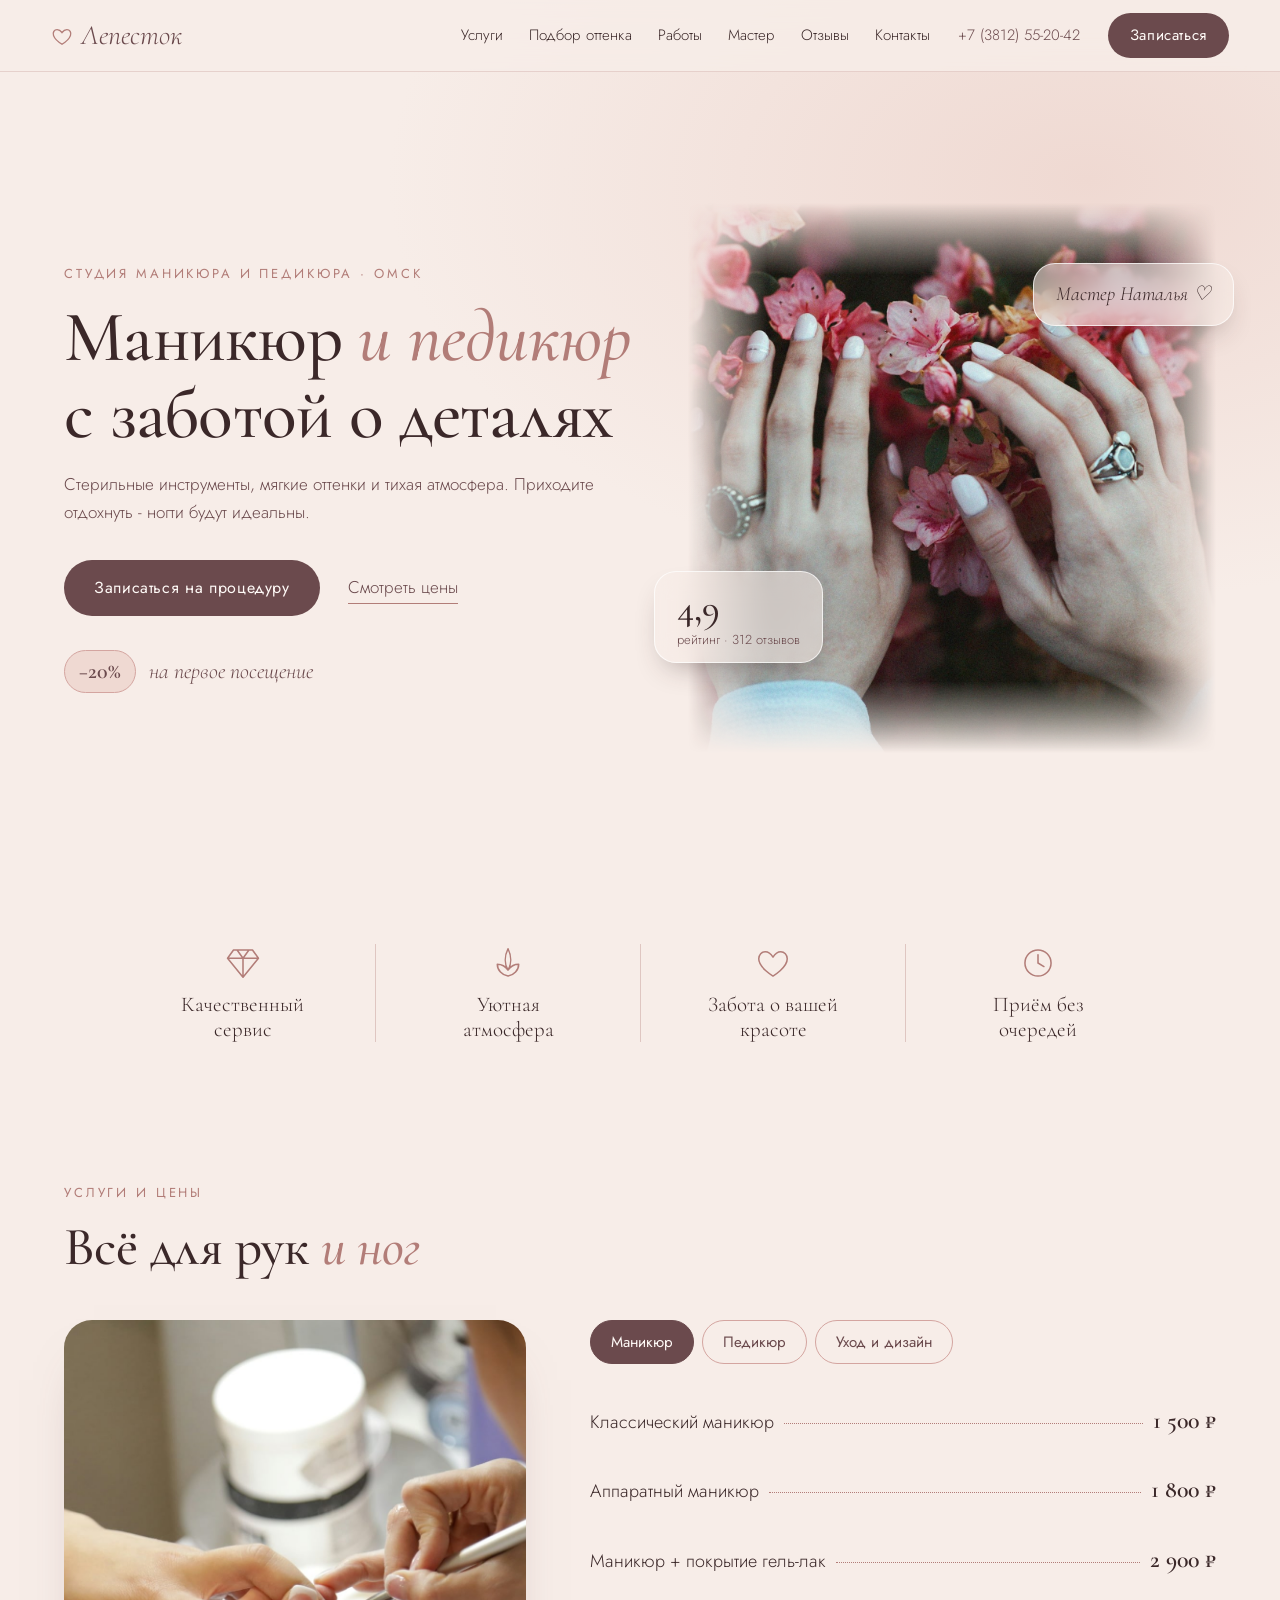
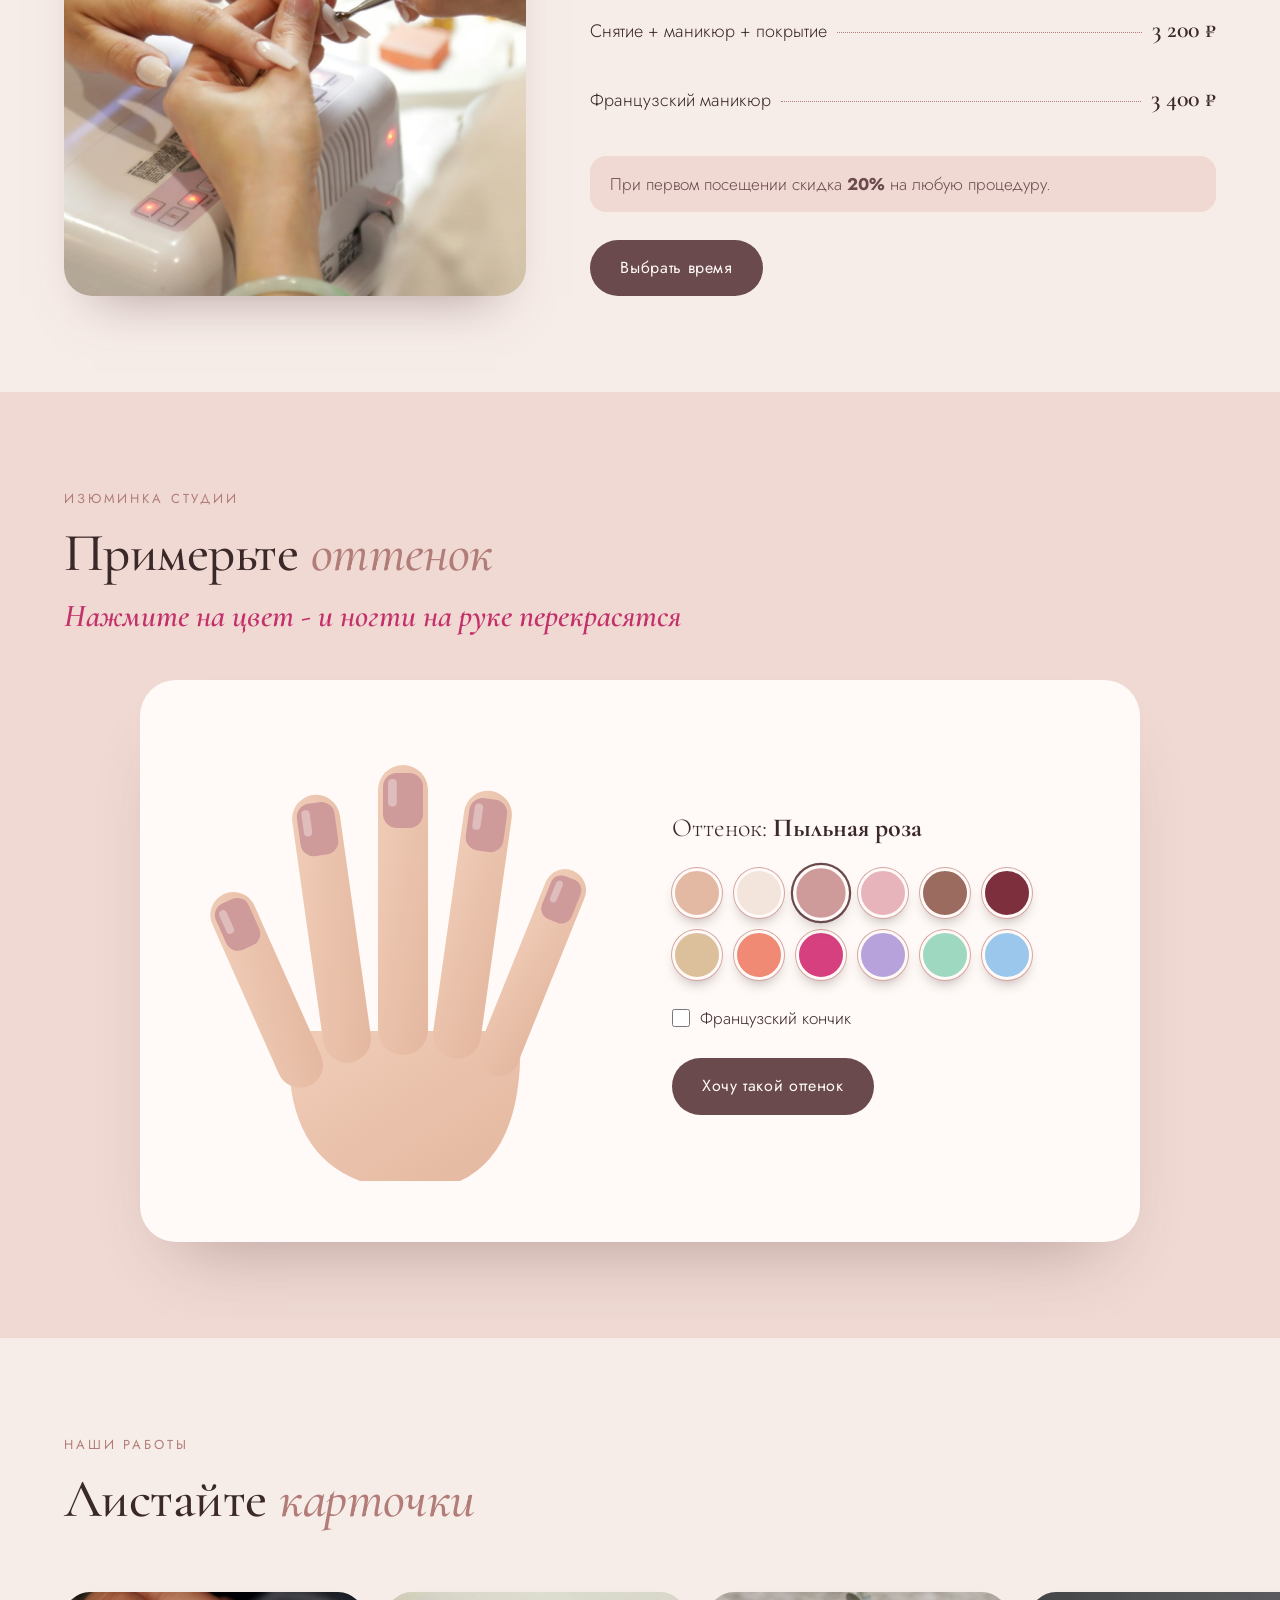
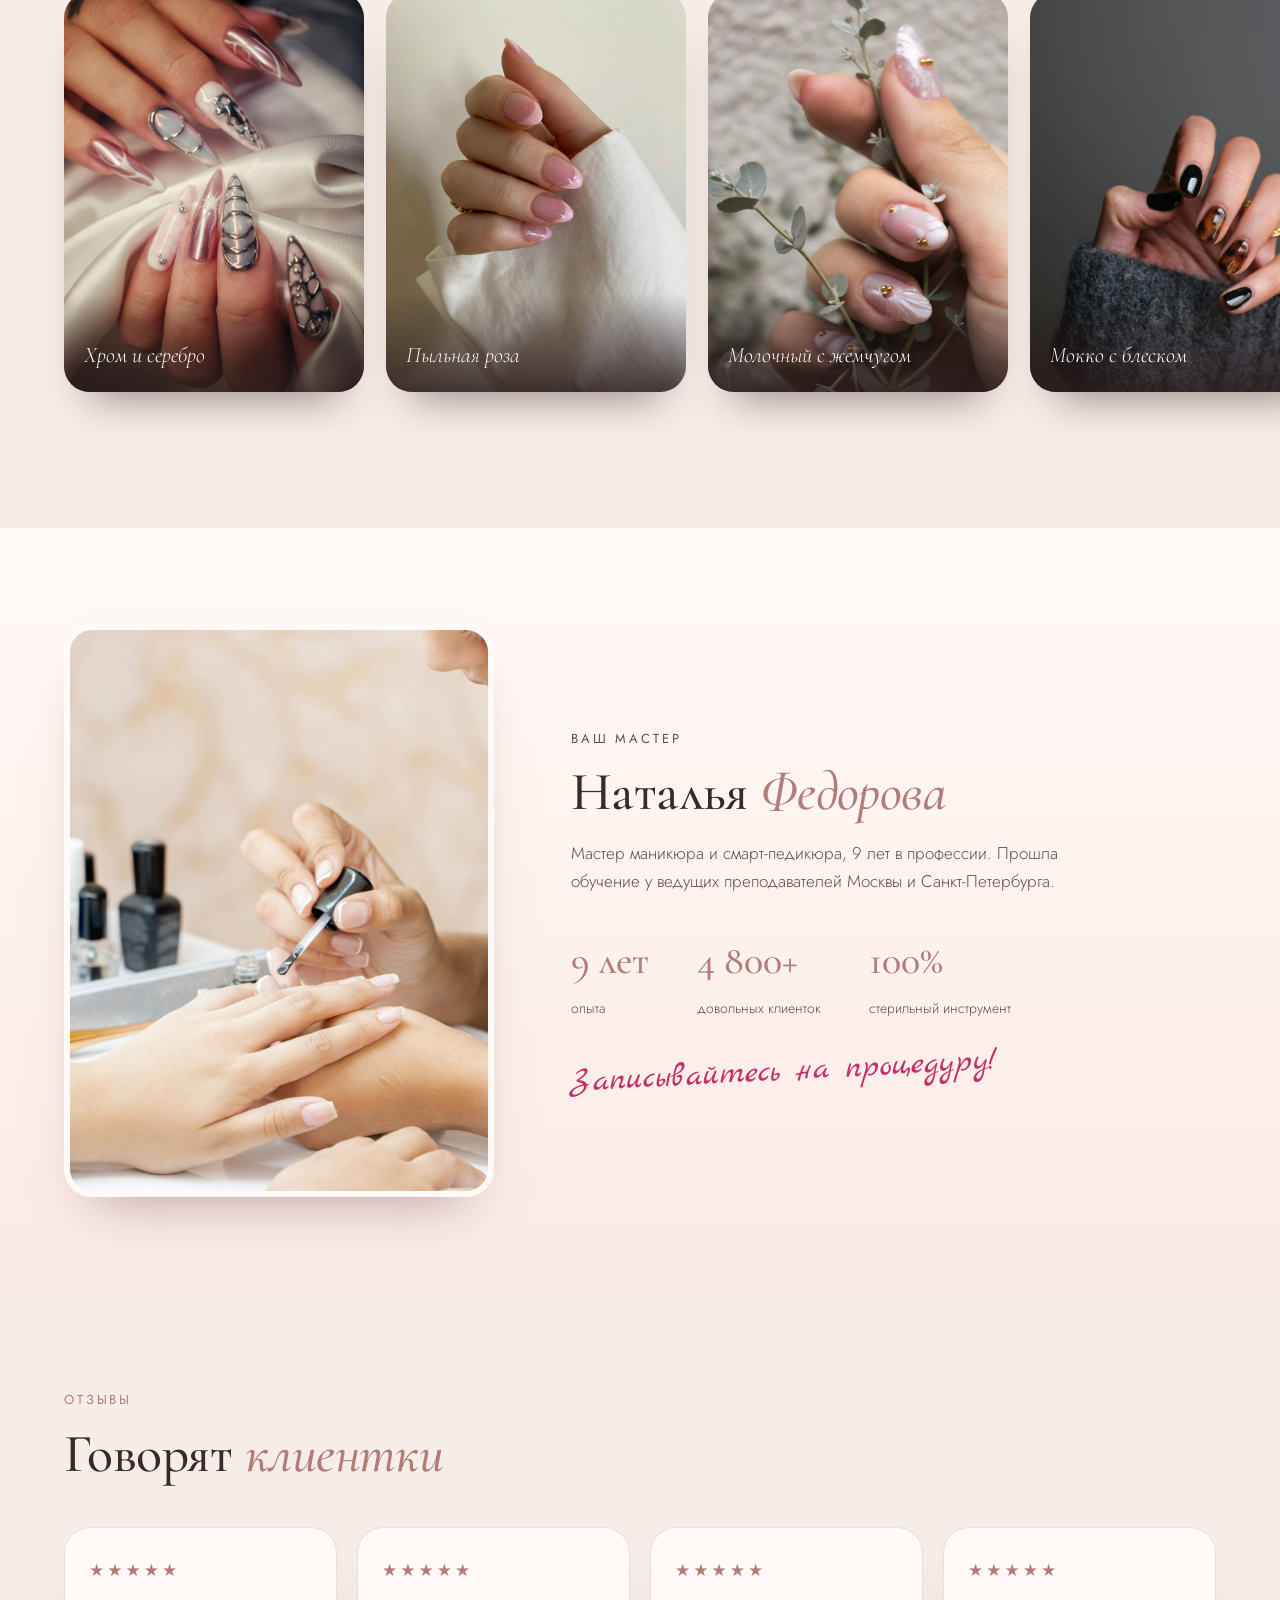
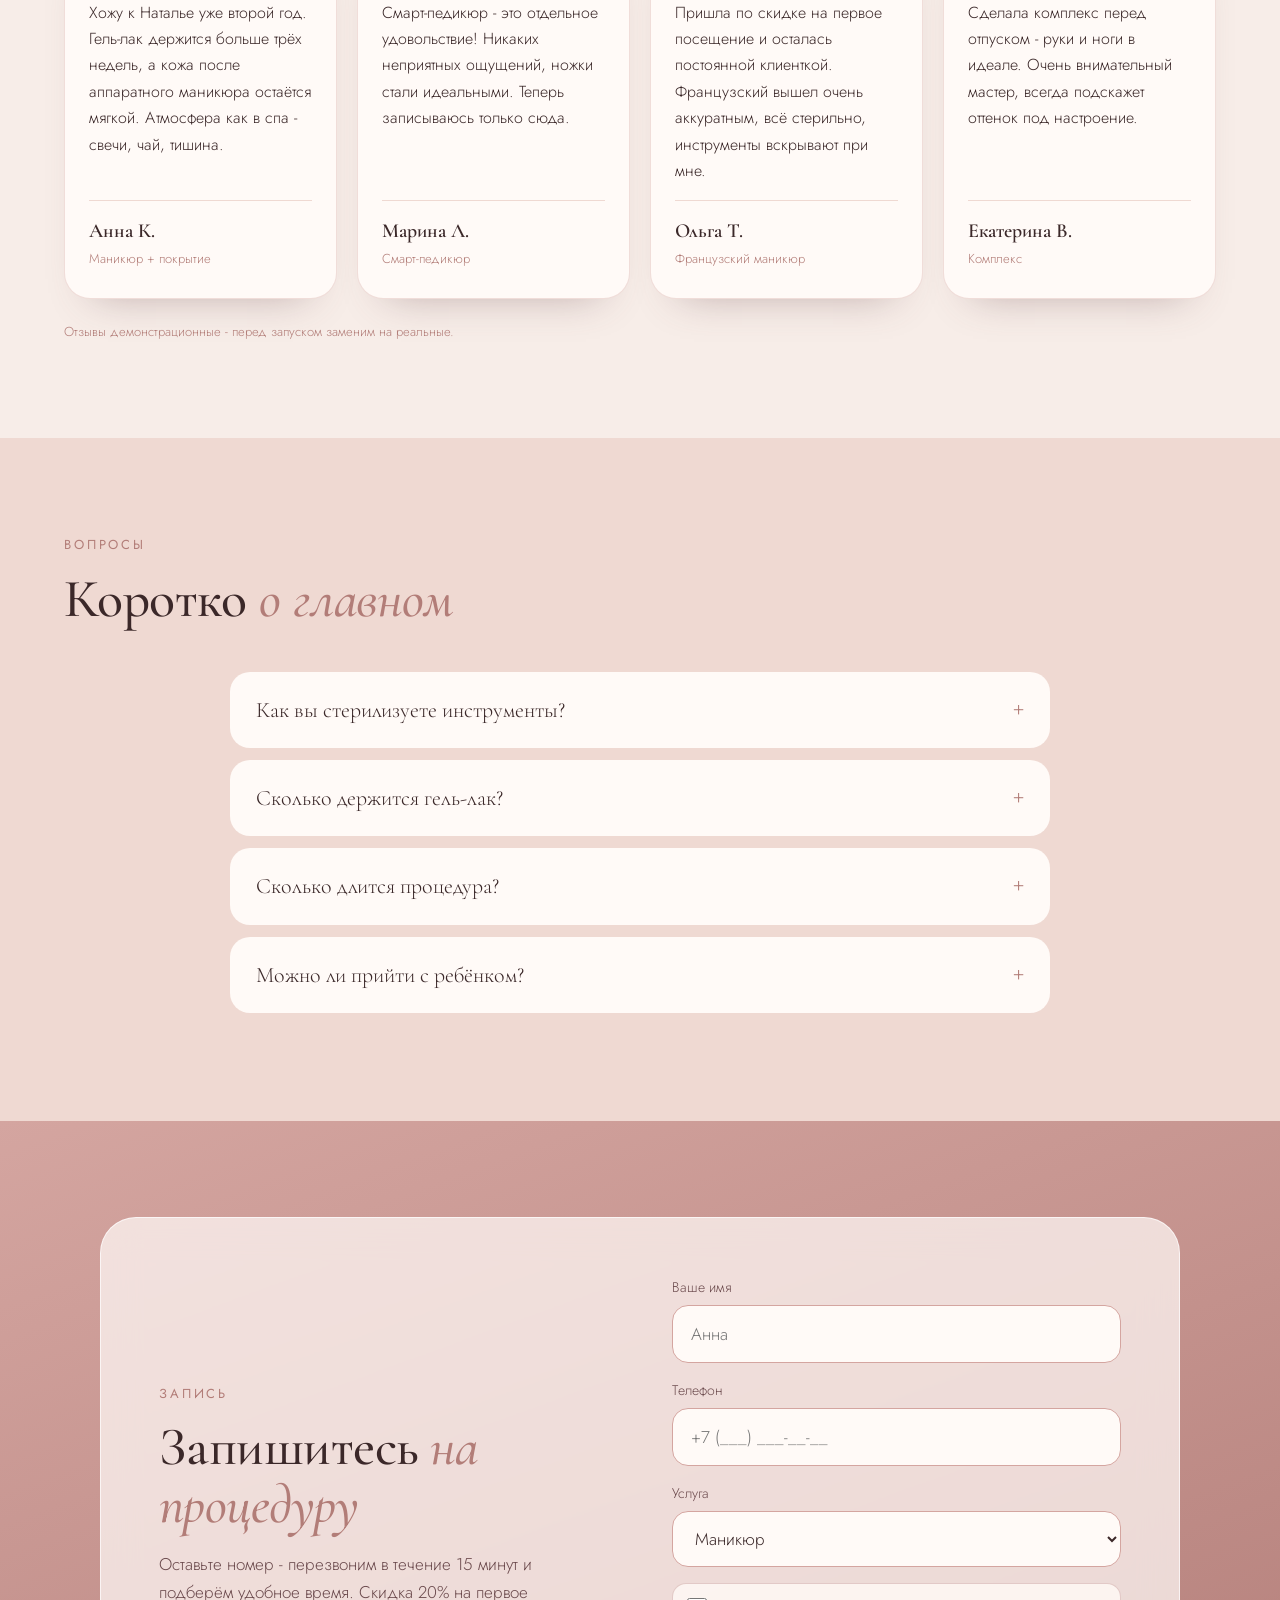
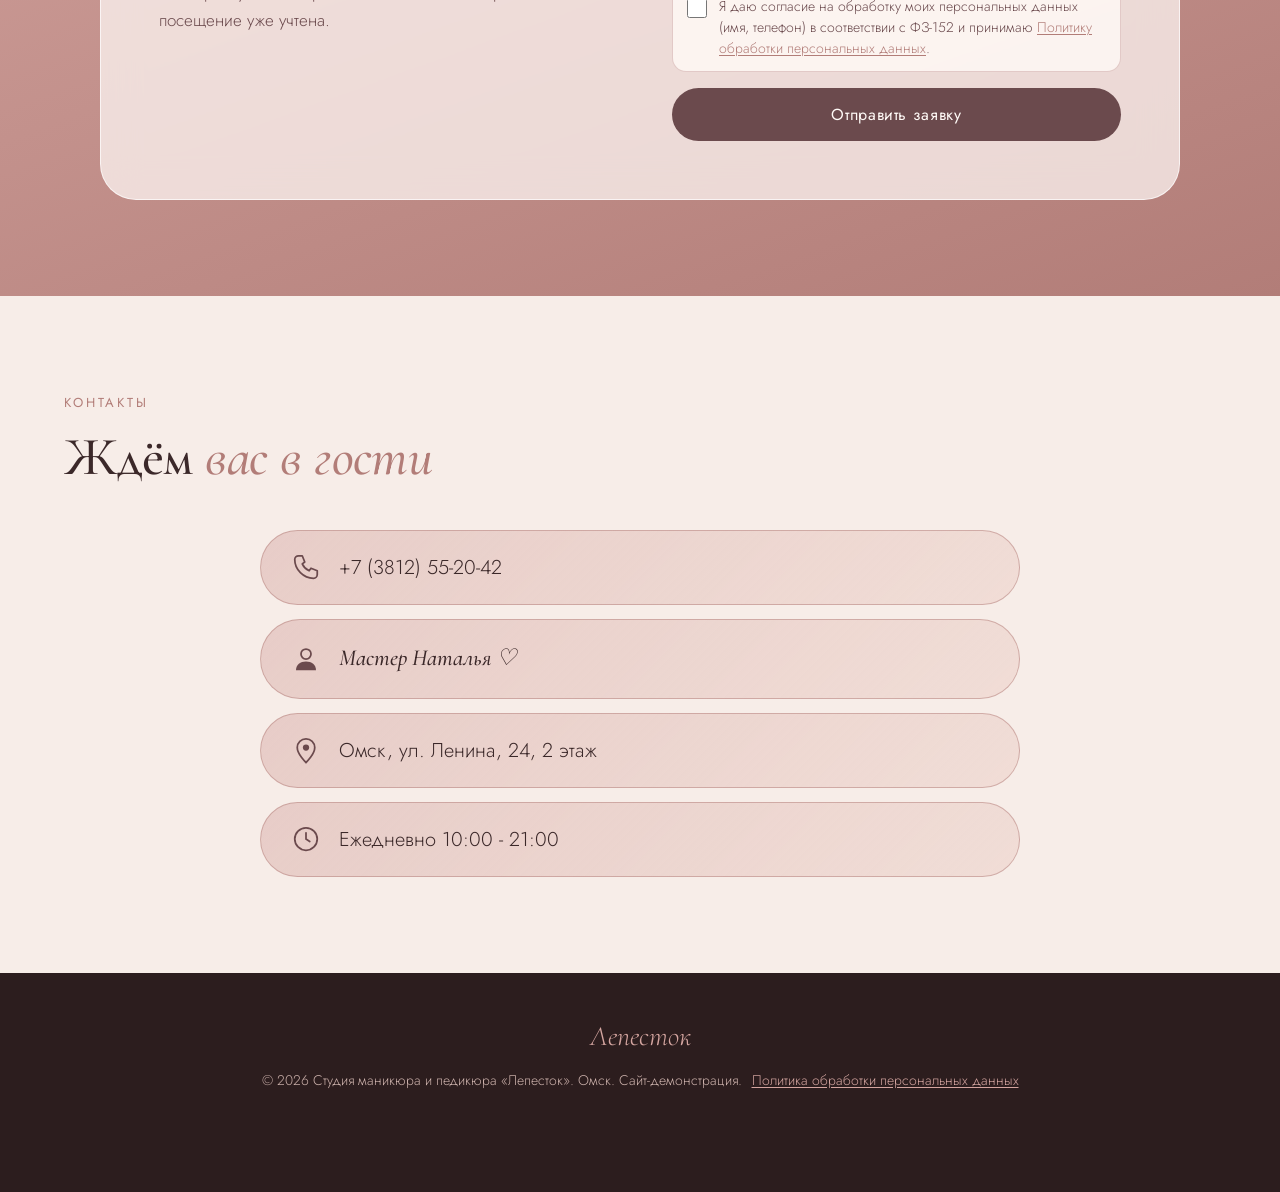
<file: index.html>
<!doctype html>
<html lang="ru">
<head>
<meta charset="utf-8">
<meta name="robots" content="noindex, nofollow" data-publish>
<meta name="viewport" content="width=device-width, initial-scale=1">
<title>Лепесток - маникюр и педикюр в Омске</title>
<meta name="description" content="Студия маникюра и педикюра «Лепесток» в Омске. Смарт-педикюр, гель-лак, уход. -20% на первое посещение.">
<link rel="preconnect" href="https://fonts.googleapis.com">
<link rel="preconnect" href="https://fonts.gstatic.com" crossorigin>
<link href="https://fonts.googleapis.com/css2?family=Cormorant+Garamond:ital,wght@0,500;0,600;1,400;1,500;1,600&family=Jost:wght@300;400;500&family=Marck+Script&display=swap" rel="stylesheet">
<link rel="stylesheet" href="style.css">
</head>
<body>

<header class="hdr" id="top">
  <a class="logo" href="#top"><svg viewBox="0 0 24 24" width="22" height="22" aria-hidden="true"><path d="M12 21s-7.5-4.6-9.2-9.4C1.5 8 3.6 5 6.7 5c2 0 3.7 1.1 5.3 3.2C13.6 6.100 15.300 5 17.300 5c3.100 0 5.200 3 3.900 6.600C19.500 16.400 12 21 12 21z" fill="none" stroke="currentColor" stroke-width="1.5"/></svg><span>Лепесток</span></a>
  <nav class="nav" id="nav">
    <a href="#services">Услуги</a>
    <a href="#shade">Подбор оттенка</a>
    <a href="#works">Работы</a>
    <a href="#master">Мастер</a>
    <a href="#reviews">Отзывы</a>
    <a href="#contacts">Контакты</a>
  </nav>
  <a class="hdr__tel" href="tel:+73812552042">+7 (3812) 55-20-42</a>
  <a class="btn btn--sm" href="#booking">Записаться</a>
  <button class="burger" id="burger" aria-label="Меню" aria-expanded="false"><span></span><span></span></button>
</header>

<main>
<!-- HERO -->
<section class="hero">
  <div class="hero__text">
    <p class="eyebrow">Студия маникюра и педикюра · Омск</p>
    <h1>Маникюр <em>и&nbsp;педикюр</em> с&nbsp;заботой о&nbsp;деталях</h1>
    <p class="lead">Стерильные инструменты, мягкие оттенки и тихая атмосфера. Приходите отдохнуть - ногти будут идеальны.</p>
    <div class="hero__cta">
      <a class="btn" href="#booking">Записаться на процедуру</a>
      <a class="link" href="#services">Смотреть цены</a>
    </div>
    <p class="promo"><span>−20%</span> на первое посещение</p>
  </div>
  <div class="hero__visual">
    <div class="hero-photo"><img src="assets/hero3.jpg" alt="Руки с белым маникюром среди розовых цветов" fetchpriority="high"></div>
    <div class="glass glass--a"><b>4,9</b><span>рейтинг · 312 отзывов</span></div>
    <div class="glass glass--b">Мастер Наталья ♡</div>
    <div class="petals" aria-hidden="true"></div>
  </div>
</section>

<!-- TRUST -->
<section class="trust reveal">
  <div><svg viewBox="0 0 32 32"><path d="M8 5h16l5 7-13 16L3 12z M3 12h26 M11 5l5 7 5-7 M16 12v16" fill="none" stroke="currentColor" stroke-width="1.3" stroke-linejoin="round"/></svg><p>Качественный<br>сервис</p></div>
  <div><svg viewBox="0 0 32 32"><path d="M16 27c-5-1-9-5-9-10 4 0 7 2 9 5 2-3 5-5 9-5 0 5-4 9-9 10z M16 22C13 17 13 10 16 4c3 6 3 13 0 18z" fill="none" stroke="currentColor" stroke-width="1.3" stroke-linejoin="round"/></svg><p>Уютная<br>атмосфера</p></div>
  <div><svg viewBox="0 0 32 32"><path d="M16 27S4 20 4 12.500C4 9 6.500 6.500 9.500 6.500c2.800 0 4.800 1.800 6.500 4.500 1.700-2.700 3.700-4.500 6.500-4.500 3 0 5.500 2.500 5.500 6C28 20 16 27 16 27z" fill="none" stroke="currentColor" stroke-width="1.3" stroke-linejoin="round"/></svg><p>Забота о вашей<br>красоте</p></div>
  <div><svg viewBox="0 0 32 32"><circle cx="16" cy="16" r="11" fill="none" stroke="currentColor" stroke-width="1.3"/><path d="M16 9v7l5 3" fill="none" stroke="currentColor" stroke-width="1.3" stroke-linecap="round"/></svg><p>Приём без<br>очередей</p></div>
</section>

<!-- SERVICES -->
<section class="sec" id="services">
  <div class="sec__head reveal">
    <p class="eyebrow">Услуги и цены</p>
    <h2>Всё для рук <em>и ног</em></h2>
  </div>
  <div class="services">
    <div class="services__photo reveal">
      <img id="svcImg" src="assets/svc-mani.jpg" alt="Мастер делает маникюр" loading="lazy">
    </div>
    <div class="services__body reveal">
      <div class="tabs" role="tablist">
        <button class="tab is-on" role="tab" data-tab="mani" data-img="assets/svc-mani.jpg">Маникюр</button>
        <button class="tab" role="tab" data-tab="pedi" data-img="assets/svc-pedi.jpg">Педикюр</button>
        <button class="tab" role="tab" data-tab="care" data-img="assets/svc-care.jpg">Уход и дизайн</button>
      </div>
      <ul class="price is-on" data-pane="mani">
        <li><span>Классический маникюр</span><i></i><b>1 500 ₽</b></li>
        <li><span>Аппаратный маникюр</span><i></i><b>1 800 ₽</b></li>
        <li><span>Маникюр + покрытие гель-лак</span><i></i><b>2 900 ₽</b></li>
        <li><span>Снятие + маникюр + покрытие</span><i></i><b>3 200 ₽</b></li>
        <li><span>Французский маникюр</span><i></i><b>3 400 ₽</b></li>
      </ul>
      <ul class="price" data-pane="pedi">
        <li><span>Классический педикюр</span><i></i><b>2 800 ₽</b></li>
        <li><span>Смарт-педикюр</span><i></i><b>3 200 ₽</b></li>
        <li><span>Смарт-педикюр + гель-лак</span><i></i><b>3 900 ₽</b></li>
        <li><span>Обработка трещин и мозолей</span><i></i><b>от 600 ₽</b></li>
        <li><span>Комплекс: маникюр + педикюр</span><i></i><b>5 900 ₽</b></li>
      </ul>
      <ul class="price" data-pane="care">
        <li><span>Парафинотерапия рук</span><i></i><b>900 ₽</b></li>
        <li><span>SPA-уход для ног</span><i></i><b>1 200 ₽</b></li>
        <li><span>Укрепление ногтей базой</span><i></i><b>500 ₽</b></li>
        <li><span>Дизайн, 1 ноготь</span><i></i><b>от 150 ₽</b></li>
        <li><span>Стразы и втирка</span><i></i><b>от 100 ₽</b></li>
      </ul>
      <p class="note">При первом посещении скидка <b>20%</b> на любую процедуру.</p>
      <a class="btn" href="#booking">Выбрать время</a>
    </div>
  </div>
</section>

<!-- SHADE PICKER -->
<section class="sec sec--blush" id="shade">
  <div class="sec__head reveal">
    <p class="eyebrow">Изюминка студии</p>
    <h2>Примерьте <em>оттенок</em></h2>
    <p class="sub sub--hot">Нажмите на цвет - и ногти на руке перекрасятся</p>
  </div>
  <div class="picker reveal">
    <div class="picker__hand" id="hand"></div>
    <div class="picker__side">
      <p class="picker__name">Оттенок: <b id="shadeName">Нюд</b></p>
      <div class="swatches" id="swatches"></div>
      <label class="check"><input type="checkbox" id="french"> Французский кончик</label>
      <a class="btn" href="#booking" id="shadeBook">Хочу такой оттенок</a>
    </div>
  </div>
</section>

<!-- WORKS -->
<section class="sec" id="works">
  <div class="sec__head reveal">
    <p class="eyebrow">Наши работы</p>
    <h2>Листайте <em>карточки</em></h2>
  </div>
  <div class="cards reveal" id="cards">
    <figure class="card"><img src="assets/c1.jpg" alt="Хромовый дизайн со стразами" loading="lazy"><figcaption>Хром и серебро</figcaption></figure>
    <figure class="card"><img src="assets/c2.jpg" alt="Нежный розовый маникюр" loading="lazy"><figcaption>Пыльная роза</figcaption></figure>
    <figure class="card"><img src="assets/c3.jpg" alt="Молочный маникюр с жемчугом и золотом" loading="lazy"><figcaption>Молочный с жемчугом</figcaption></figure>
    <figure class="card"><img src="assets/c4.jpg" alt="Мокко с блеском" loading="lazy"><figcaption>Мокко с блеском</figcaption></figure>
    <figure class="card"><img src="assets/c5.jpg" alt="Классический нюд" loading="lazy"><figcaption>Классический нюд</figcaption></figure>
    <figure class="card"><img src="assets/c6.jpg" alt="Розовый кварц" loading="lazy"><figcaption>Розовый кварц</figcaption></figure>
  </div>
</section>

<!-- MASTER -->
<section class="sec sec--light" id="master">
  <div class="master">
    <div class="master__photo reveal"><img src="assets/master2.jpg" alt="Мастер Наталья за работой" loading="lazy"></div>
    <div class="master__text reveal">
      <p class="eyebrow">Ваш мастер</p>
      <h2>Наталья <em>Федорова</em></h2>
      <p>Мастер маникюра и смарт-педикюра, 9 лет в профессии. Прошла обучение у ведущих преподавателей Москвы и Санкт-Петербурга.</p>
      <ul class="facts">
        <li><b>9 лет</b><span>опыта</span></li>
        <li><b>4 800+</b><span>довольных клиенток</span></li>
        <li><b>100%</b><span>стерильный инструмент</span></li>
      </ul>
      <p class="sign">Записывайтесь на процедуру!</p>
    </div>
  </div>
</section>

<!-- REVIEWS -->
<section class="sec" id="reviews">
  <div class="sec__head reveal">
    <p class="eyebrow">Отзывы</p>
    <h2>Говорят <em>клиентки</em></h2>
  </div>
  <div class="reviews">
    <article class="rev reveal"><div class="stars">★★★★★</div><p>Хожу к Наталье уже второй год. Гель-лак держится больше трёх недель, а кожа после аппаратного маникюра остаётся мягкой. Атмосфера как в спа - свечи, чай, тишина.</p><footer><b>Анна К.</b><span>Маникюр + покрытие</span></footer></article>
    <article class="rev reveal"><div class="stars">★★★★★</div><p>Смарт-педикюр - это отдельное удовольствие! Никаких неприятных ощущений, ножки стали идеальными. Теперь записываюсь только сюда.</p><footer><b>Марина Л.</b><span>Смарт-педикюр</span></footer></article>
    <article class="rev reveal"><div class="stars">★★★★★</div><p>Пришла по скидке на первое посещение и осталась постоянной клиенткой. Французский вышел очень аккуратным, всё стерильно, инструменты вскрывают при мне.</p><footer><b>Ольга Т.</b><span>Французский маникюр</span></footer></article>
    <article class="rev reveal"><div class="stars">★★★★★</div><p>Сделала комплекс перед отпуском - руки и ноги в идеале. Очень внимательный мастер, всегда подскажет оттенок под настроение.</p><footer><b>Екатерина В.</b><span>Комплекс</span></footer></article>
  </div>
  <p class="demo">Отзывы демонстрационные - перед запуском заменим на реальные.</p>
</section>

<!-- FAQ -->
<section class="sec sec--blush faq-sec">
  <div class="sec__head reveal"><p class="eyebrow">Вопросы</p><h2>Коротко <em>о главном</em></h2></div>
  <div class="faq reveal">
    <details><summary>Как вы стерилизуете инструменты?</summary><p>Каждый инструмент проходит дезинфекцию, предстерилизационную очистку и обработку в сухожаровом шкафу. Упаковку вскрываем при вас.</p></details>
    <details><summary>Сколько держится гель-лак?</summary><p>В среднем 3-4 недели. Если покрытие отслоится раньше срока - поправим бесплатно в течение 5 дней.</p></details>
    <details><summary>Сколько длится процедура?</summary><p>Маникюр с покрытием - около 2 часов, смарт-педикюр - 1,5 часа, комплекс - 3,5 часа.</p></details>
    <details><summary>Можно ли прийти с ребёнком?</summary><p>Да, у нас есть уголок с раскрасками и чаем для маленьких гостей.</p></details>
  </div>
</section>

<!-- BOOKING -->
<section class="sec booking" id="booking">
  <div class="booking__box reveal">
    <div>
      <p class="eyebrow">Запись</p>
      <h2>Запишитесь <em>на процедуру</em></h2>
      <p class="sub">Оставьте номер - перезвоним в течение 15 минут и подберём удобное время. Скидка 20% на первое посещение уже учтена.</p>
    </div>
    <form id="form" novalidate>
      <label>Ваше имя<input name="name" type="text" placeholder="Анна" required></label>
      <label>Телефон<input name="tel" type="tel" placeholder="+7 (___) ___-__-__" required></label>
      <label>Услуга
        <select name="svc"><option>Маникюр</option><option>Педикюр</option><option>Комплекс</option><option>Пока не знаю</option></select>
      </label>
      <label class="consent"><input type="checkbox" name="consent" id="consent" required><span>Я даю согласие на обработку моих персональных данных (имя, телефон) в соответствии с ФЗ-152 и принимаю <a href="politika.html" target="_blank" rel="noopener">Политику обработки персональных данных</a>.</span></label>
      <p class="consent__err" id="consentErr" hidden>Отметьте согласие, чтобы отправить заявку.</p>
      <button class="btn" type="submit">Отправить заявку</button>
      <p class="form__ok" id="ok" hidden>Спасибо! Мы перезвоним вам в ближайшее время ♡</p>
    </form>
  </div>
</section>

<!-- CONTACTS -->
<section class="sec" id="contacts">
  <div class="sec__head reveal"><p class="eyebrow">Контакты</p><h2>Ждём <em>вас в гости</em></h2></div>
  <div class="pills reveal">
    <a class="pill" href="tel:+73812552042"><svg viewBox="0 0 24 24"><path d="M6 3h3l2 5-2 1.500a11 11 0 0 0 5.500 5.500L16 13l5 2v3a3 3 0 0 1-3 3C10 21 3 14 3 6a3 3 0 0 1 3-3z" fill="none" stroke="currentColor" stroke-width="1.4" stroke-linejoin="round"/></svg>+7 (3812) 55-20-42</a>
    <div class="pill"><svg viewBox="0 0 24 24"><circle cx="12" cy="8" r="4" fill="none" stroke="currentColor" stroke-width="1.400"/><path d="M4 21c0-4.500 3.500-7 8-7s8 2.500 8 7z" fill="currentColor"/></svg><em>Мастер Наталья ♡</em></div>
    <div class="pill"><svg viewBox="0 0 24 24"><path d="M12 22s7-6.500 7-12a7 7 0 0 0-14 0c0 5.500 7 12 7 12z" fill="none" stroke="currentColor" stroke-width="1.400"/><circle cx="12" cy="10" r="2.500" fill="currentColor"/></svg>Омск, ул. Ленина, 24, 2 этаж</div>
    <div class="pill"><svg viewBox="0 0 24 24"><circle cx="12" cy="12" r="9" fill="none" stroke="currentColor" stroke-width="1.400"/><path d="M12 7v5l3 2" fill="none" stroke="currentColor" stroke-width="1.400" stroke-linecap="round"/></svg>Ежедневно 10:00 - 21:00</div>
  </div>
</section>
</main>

<footer class="ftr">
  <span class="logo logo--f">Лепесток</span>
  <p>© 2026 Студия маникюра и педикюра «Лепесток». Омск. Сайт-демонстрация. <a class="ftr__link" href="politika.html">Политика обработки персональных данных</a></p>
</footer>

<a class="fab" href="#booking" aria-label="Записаться">Записаться ♡</a>
<script src="script.js"></script>
</body>
</html>
</file>
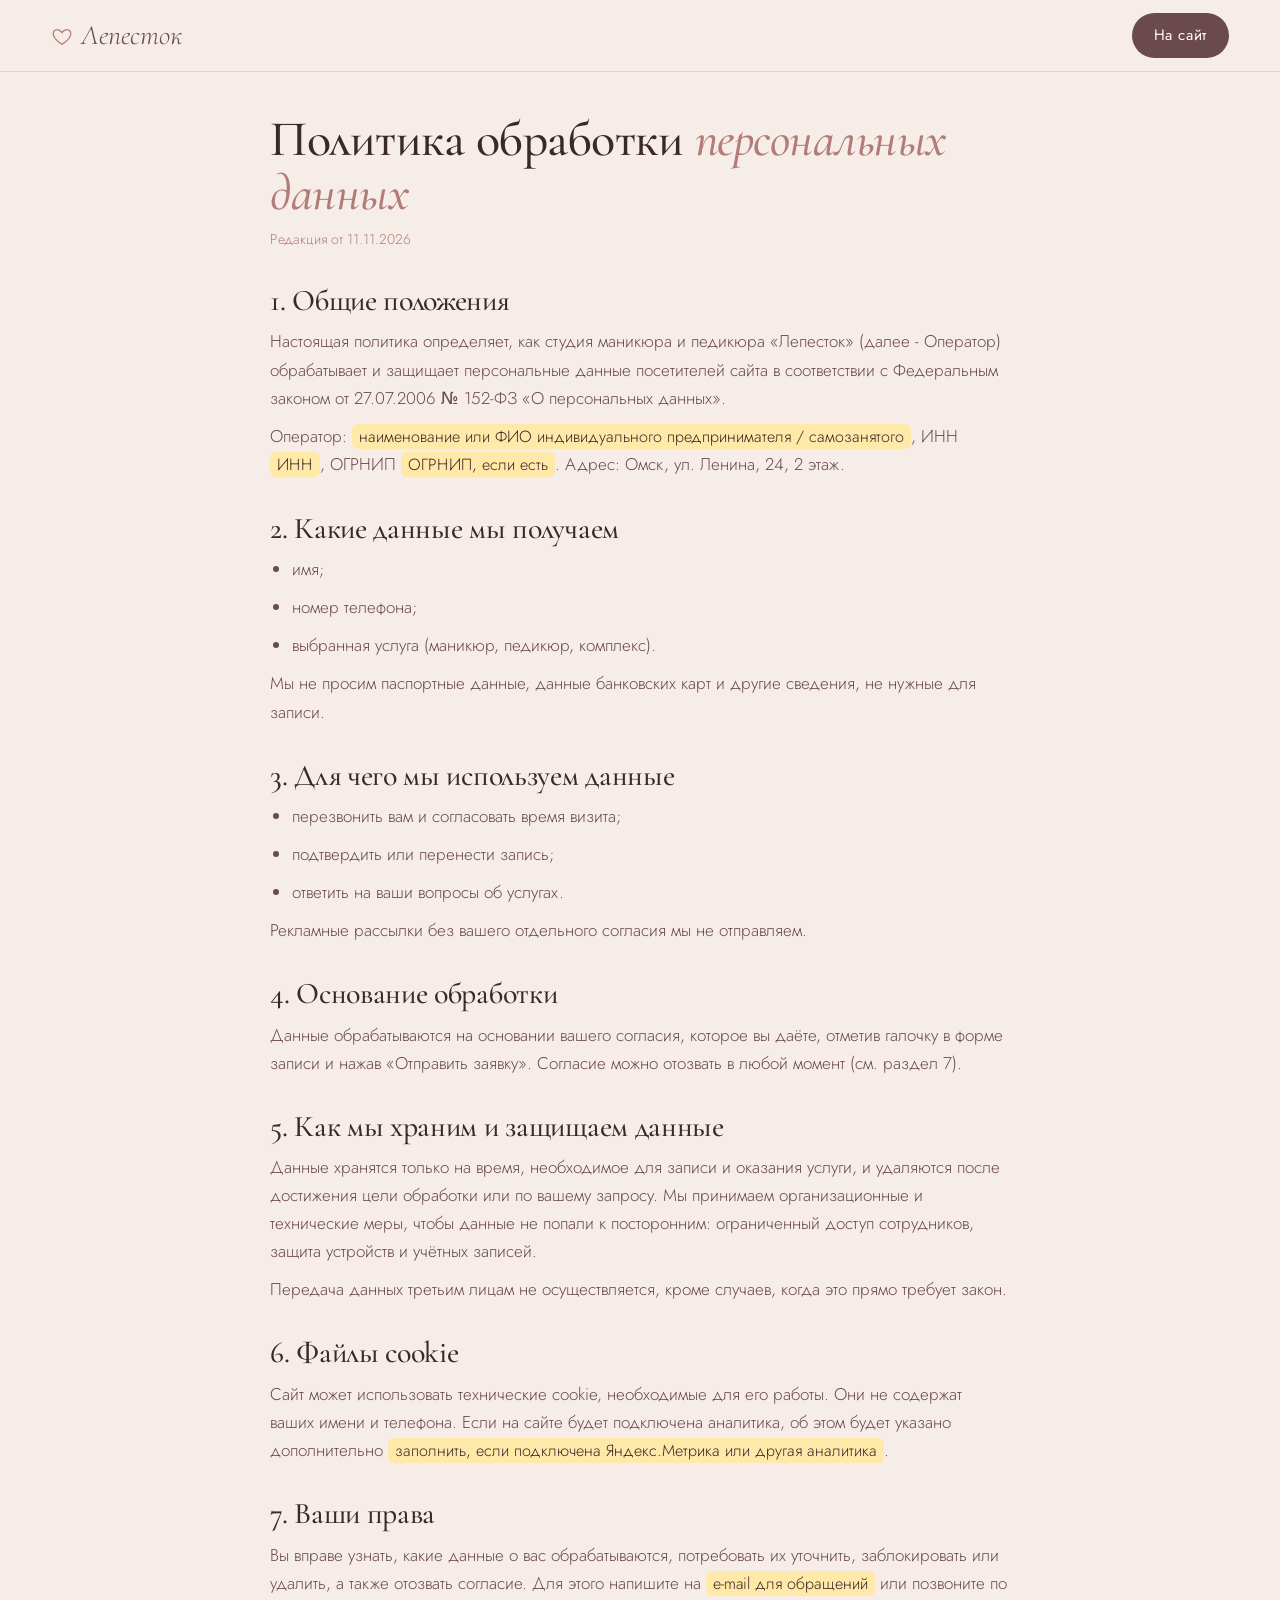
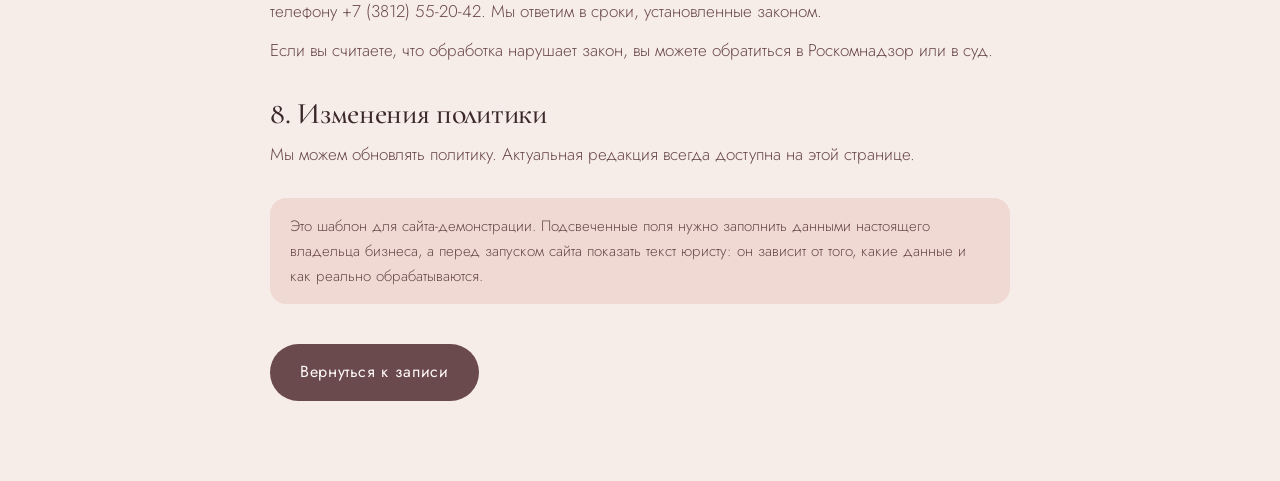
<file: politika.html>
<!doctype html>
<html lang="ru">
<head>
<meta charset="utf-8">
<meta name="viewport" content="width=device-width, initial-scale=1">
<title>Политика обработки персональных данных - Лепесток</title>
<meta name="robots" content="noindex">
<link rel="preconnect" href="https://fonts.googleapis.com">
<link rel="preconnect" href="https://fonts.gstatic.com" crossorigin>
<link href="https://fonts.googleapis.com/css2?family=Cormorant+Garamond:ital,wght@0,500;0,600;1,400;1,500;1,600&family=Jost:wght@300;400;500&family=Marck+Script&display=swap" rel="stylesheet">
<link rel="stylesheet" href="style.css">
</head>
<body>
<header class="hdr">
  <a class="logo" href="index.html"><svg viewBox="0 0 24 24" width="22" height="22" aria-hidden="true"><path d="M12 21s-7.5-4.6-9.2-9.4C1.5 8 3.6 5 6.7 5c2 0 3.7 1.1 5.3 3.2C13.6 6.100 15.300 5 17.300 5c3.100 0 5.200 3 3.900 6.600C19.500 16.400 12 21 12 21z" fill="none" stroke="currentColor" stroke-width="1.5"/></svg><span>Лепесток</span></a>
  <a class="btn btn--sm" href="index.html">На сайт</a>
</header>

<main class="doc">
  <h1>Политика обработки <em>персональных данных</em></h1>
  <p class="doc__date">Редакция от 11.11.2026</p>

  <h2>1. Общие положения</h2>
  <p>Настоящая политика определяет, как студия маникюра и педикюра «Лепесток» (далее - Оператор) обрабатывает и защищает персональные данные посетителей сайта в соответствии с Федеральным законом от 27.07.2006 № 152-ФЗ «О персональных данных».</p>
  <p>Оператор: <span class="slot">наименование или ФИО индивидуального предпринимателя / самозанятого</span>, ИНН <span class="slot">ИНН</span>, ОГРНИП <span class="slot">ОГРНИП, если есть</span>. Адрес: Омск, ул. Ленина, 24, 2 этаж.</p>

  <h2>2. Какие данные мы получаем</h2>
  <ul>
    <li>имя;</li>
    <li>номер телефона;</li>
    <li>выбранная услуга (маникюр, педикюр, комплекс).</li>
  </ul>
  <p>Мы не просим паспортные данные, данные банковских карт и другие сведения, не нужные для записи.</p>

  <h2>3. Для чего мы используем данные</h2>
  <ul>
    <li>перезвонить вам и согласовать время визита;</li>
    <li>подтвердить или перенести запись;</li>
    <li>ответить на ваши вопросы об услугах.</li>
  </ul>
  <p>Рекламные рассылки без вашего отдельного согласия мы не отправляем.</p>

  <h2>4. Основание обработки</h2>
  <p>Данные обрабатываются на основании вашего согласия, которое вы даёте, отметив галочку в форме записи и нажав «Отправить заявку». Согласие можно отозвать в любой момент (см. раздел 7).</p>

  <h2>5. Как мы храним и защищаем данные</h2>
  <p>Данные хранятся только на время, необходимое для записи и оказания услуги, и удаляются после достижения цели обработки или по вашему запросу. Мы принимаем организационные и технические меры, чтобы данные не попали к посторонним: ограниченный доступ сотрудников, защита устройств и учётных записей.</p>
  <p>Передача данных третьим лицам не осуществляется, кроме случаев, когда это прямо требует закон.</p>

  <h2>6. Файлы cookie</h2>
  <p>Сайт может использовать технические cookie, необходимые для его работы. Они не содержат ваших имени и телефона. Если на сайте будет подключена аналитика, об этом будет указано дополнительно <span class="slot">заполнить, если подключена Яндекс.Метрика или другая аналитика</span>.</p>

  <h2>7. Ваши права</h2>
  <p>Вы вправе узнать, какие данные о вас обрабатываются, потребовать их уточнить, заблокировать или удалить, а также отозвать согласие. Для этого напишите на <span class="slot">e-mail для обращений</span> или позвоните по телефону +7 (3812) 55-20-42. Мы ответим в сроки, установленные законом.</p>
  <p>Если вы считаете, что обработка нарушает закон, вы можете обратиться в Роскомнадзор или в суд.</p>

  <h2>8. Изменения политики</h2>
  <p>Мы можем обновлять политику. Актуальная редакция всегда доступна на этой странице.</p>

  <p class="doc__note">Это шаблон для сайта-демонстрации. Подсвеченные поля нужно заполнить данными настоящего владельца бизнеса, а перед запуском сайта показать текст юристу: он зависит от того, какие данные и как реально обрабатываются.</p>

  <a class="btn back" href="index.html#booking">Вернуться к записи</a>
</main>
</body>
</html>
</file>
<file: style.css>
:root{
  --cream:#f7ede8;
  --blush:#efd9d2;
  --rose:#d4a5a0;
  --rose-d:#b27d78;
  --mauve:#6b4a4d;
  --ink:#3b2829;
  --ink2:#2c1d1e;
  --white:#fffaf7;
  --serif:'Cormorant Garamond',Georgia,serif;
  --sans:'Jost',system-ui,sans-serif;
  --script:'Marck Script','Cormorant Garamond',cursive;
  --hdr:72px;
}
*{box-sizing:border-box;margin:0;padding:0}
html{scroll-behavior:smooth;scroll-padding-top:calc(var(--hdr) + 12px)}
body{font-family:var(--sans);font-weight:300;color:var(--ink);background:var(--cream);line-height:1.65;font-size:17px;overflow-x:hidden}
img{display:block;max-width:100%}
a{color:inherit;text-decoration:none}
em{font-family:var(--serif);font-style:italic;font-weight:500;color:var(--rose-d)}
h1,h2{font-family:var(--serif);font-weight:500;line-height:1.08;letter-spacing:-.01em}
h1{font-size:clamp(40px,5.6vw,76px)}
h2{font-size:clamp(34px,4.2vw,56px)}
.eyebrow{font-size:13px;letter-spacing:.22em;text-transform:uppercase;color:var(--rose-d);font-weight:400;margin-bottom:14px}
.sub,.lead{max-width:540px;color:var(--mauve);margin-top:16px}

/* buttons */
.btn{display:inline-block;padding:15px 30px;border-radius:999px;background:var(--mauve);color:var(--white);font-weight:400;letter-spacing:.04em;border:0;cursor:pointer;font-family:var(--sans);font-size:16px;transition:transform .25s,background .25s,box-shadow .25s}
.btn:hover{background:var(--ink);transform:translateY(-2px);box-shadow:0 10px 24px -10px rgba(59,40,41,.6)}
.btn--sm{padding:10px 22px;font-size:15px}
.link{border-bottom:1px solid var(--rose-d);padding-bottom:2px;color:var(--mauve)}

/* header */
.hdr{position:fixed;top:0;left:0;right:0;height:var(--hdr);z-index:50;display:flex;align-items:center;gap:28px;padding:0 clamp(18px,4vw,56px);background:rgba(247,237,232,.82);backdrop-filter:blur(14px);-webkit-backdrop-filter:blur(14px);border-bottom:1px solid rgba(178,125,120,.25)}
.logo{display:flex;align-items:center;gap:8px;font-family:var(--serif);font-size:28px;font-style:italic;color:var(--mauve);margin-right:auto}
.logo svg{color:var(--rose-d)}
.nav{display:flex;gap:26px;font-size:15px}
.nav a{position:relative;padding:4px 0}
.nav a::after{content:"";position:absolute;left:0;bottom:0;height:1px;width:0;background:var(--rose-d);transition:width .3s}
.nav a:hover::after{width:100%}
.hdr__tel{font-size:15px;color:var(--mauve);white-space:nowrap}
.burger{display:none;width:42px;height:42px;border:0;background:none;cursor:pointer;position:relative}
.burger span{position:absolute;left:9px;right:9px;height:1.5px;background:var(--ink);transition:.3s}
.burger span:first-child{top:16px}.burger span:last-child{top:25px}
.burger.on span:first-child{top:21px;transform:rotate(45deg)}
.burger.on span:last-child{top:21px;transform:rotate(-45deg)}

/* hero */
.hero{min-height:100vh;display:grid;grid-template-columns:1.05fr .95fr;align-items:center;gap:40px;padding:calc(var(--hdr) + 48px) clamp(18px,5vw,80px) 64px;background:radial-gradient(1000px 600px at 85% 20%,var(--blush),transparent 70%),var(--cream)}
.hero__cta{display:flex;align-items:center;gap:28px;margin-top:34px;flex-wrap:wrap}
.promo{margin-top:34px;font-family:var(--serif);font-style:italic;font-size:22px;color:var(--mauve)}
.promo span{display:inline-block;margin-right:8px;padding:2px 14px;border-radius:999px;background:var(--blush);border:1px solid var(--rose);font-style:normal;font-weight:600}
.hero__visual{position:relative;justify-self:center;width:min(100%,560px)}
.hero-photo{aspect-ratio:1/1.04;position:relative;-webkit-mask-image:linear-gradient(to right,transparent 0,#000 15%,#000 85%,transparent 100%),linear-gradient(to bottom,transparent 0,#000 13%,#000 87%,transparent 100%);-webkit-mask-composite:source-in;mask-image:linear-gradient(to right,transparent 0,#000 15%,#000 85%,transparent 100%),linear-gradient(to bottom,transparent 0,#000 13%,#000 87%,transparent 100%);mask-composite:intersect}
.hero-photo img{width:100%;height:100%;object-fit:cover;object-position:50% 62%;animation:slow 16s ease-in-out infinite alternate}
@keyframes slow{to{transform:scale(1.08)}}
.glass{position:absolute;padding:14px 22px;border-radius:22px;background:rgba(247,237,232,.55);backdrop-filter:blur(14px);-webkit-backdrop-filter:blur(14px);border:1px solid rgba(255,255,255,.7);box-shadow:0 14px 30px -14px rgba(59,40,41,.45);color:var(--ink);animation:float 6s ease-in-out infinite}
.glass--a{left:-34px;bottom:90px;display:flex;flex-direction:column;line-height:1.2}
.glass--a b{font-family:var(--serif);font-size:38px;font-weight:500}
.glass--a span{font-size:13px;color:var(--mauve)}
.glass--b{right:-18px;top:60px;font-family:var(--serif);font-style:italic;font-size:20px;animation-delay:-3s}
@keyframes float{50%{transform:translateY(-10px)}}
.petal{position:absolute;pointer-events:none;width:12px;height:16px;background:var(--rose);border-radius:100% 0 100% 0;opacity:.0;animation:fall linear infinite}
@keyframes fall{0%{opacity:0;transform:translate(0,-20px) rotate(0)}12%{opacity:.7}100%{opacity:0;transform:translate(60px,520px) rotate(300deg)}}

/* trust */
.trust{display:grid;grid-template-columns:repeat(4,1fr);max-width:1100px;margin:0 auto;padding:44px 20px}
.trust div{display:flex;flex-direction:column;align-items:center;text-align:center;gap:10px;padding:0 12px;border-left:1px solid rgba(178,125,120,.35)}
.trust div:first-child{border-left:0}
.trust svg{width:38px;height:38px;color:var(--rose-d)}
.trust p{font-family:var(--serif);font-size:21px;line-height:1.2}

/* sections */
.sec{padding:96px clamp(18px,5vw,80px)}
.sec--blush{background:var(--blush)}
.sec--dark{background:var(--ink2);color:var(--cream)}
.sec__head{max-width:1180px;margin:0 auto 44px}
.sec__head .sub{margin-top:14px}

/* services */
.services{max-width:1180px;margin:0 auto;display:grid;grid-template-columns:.85fr 1.15fr;gap:clamp(28px,5vw,72px);align-items:stretch}
.services__photo{border-radius:28px;overflow:hidden;min-height:420px;box-shadow:0 30px 50px -30px rgba(107,74,77,.5)}
.services__photo img{width:100%;height:100%;object-fit:cover;transition:opacity .35s}
.tabs{display:flex;gap:8px;flex-wrap:wrap;margin-bottom:22px}
.tab{padding:10px 20px;border-radius:999px;border:1px solid var(--rose);background:transparent;cursor:pointer;font-family:var(--sans);font-size:15px;color:var(--mauve);transition:.25s}
.tab.is-on,.tab:hover{background:var(--mauve);color:var(--white);border-color:var(--mauve)}
.price{list-style:none;display:none}
.price.is-on{display:block;animation:fade .4s}
@keyframes fade{from{opacity:0;transform:translateY(8px)}}
.price li{display:flex;align-items:baseline;gap:10px;padding:15px 0;font-size:18px}
.price i{flex:1;border-bottom:1px dotted var(--rose-d);transform:translateY(-4px)}
.price b{font-family:var(--serif);font-size:24px;font-weight:600;white-space:nowrap}
.note{margin:22px 0 28px;padding:14px 20px;border-radius:16px;background:var(--blush);color:var(--mauve)}

/* picker */
.picker{max-width:1000px;margin:0 auto;display:grid;grid-template-columns:1fr 1fr;gap:clamp(24px,5vw,64px);align-items:center;background:var(--white);border-radius:36px;padding:clamp(24px,4vw,52px);box-shadow:0 40px 70px -40px rgba(107,74,77,.45)}
.picker__hand svg{width:100%;max-width:380px;margin:0 auto;display:block}
.picker__name{font-family:var(--serif);font-size:26px;margin-bottom:18px}
.swatches{display:flex;flex-wrap:wrap;gap:14px;margin-bottom:24px}
.sw{width:50px;height:50px;border-radius:50%;border:3px solid var(--white);box-shadow:0 0 0 1px var(--rose),0 8px 14px -6px rgba(59,40,41,.4);cursor:pointer;transition:transform .25s,box-shadow .25s;background:var(--c)}
.sw:hover{transform:scale(1.12)}
.sw.on{box-shadow:0 0 0 2px var(--mauve),0 8px 14px -6px rgba(59,40,41,.4);transform:scale(1.12)}
.check{display:flex;align-items:center;gap:10px;margin-bottom:26px;cursor:pointer}
.check input{accent-color:var(--mauve);width:18px;height:18px}
.nail{transition:fill .5s}

/* cards */
.cards{display:flex;gap:22px;overflow-x:auto;scroll-snap-type:x mandatory;padding:20px clamp(18px,5vw,80px) 40px;margin:0 calc(-1 * clamp(18px,5vw,80px));scrollbar-width:thin;scrollbar-color:var(--rose) transparent;perspective:1200px}
.card{flex:0 0 min(300px,72vw);scroll-snap-align:center;border-radius:26px;overflow:hidden;position:relative;aspect-ratio:3/4;background:var(--blush);box-shadow:0 30px 40px -26px rgba(59,40,41,.55);transform-style:preserve-3d;transition:transform .15s ease-out,box-shadow .3s}
.card img{width:100%;height:100%;object-fit:cover;transition:transform .6s}
.card:hover img{transform:scale(1.07)}
.card figcaption{position:absolute;left:0;right:0;bottom:0;padding:44px 20px 18px;background:linear-gradient(transparent,rgba(44,29,30,.82));color:var(--white);font-family:var(--serif);font-style:italic;font-size:22px}

/* master */
.master{max-width:1180px;margin:0 auto;display:grid;grid-template-columns:.8fr 1.2fr;gap:clamp(28px,6vw,90px);align-items:center}
.master__photo{border-radius:28px;overflow:hidden;aspect-ratio:3/4;border:6px solid var(--white);box-shadow:0 30px 50px -30px rgba(107,74,77,.5)}
.master__photo img{width:100%;height:100%;object-fit:cover}
.master h2 em{color:var(--rose)}
.master p{color:#e4cfc9;margin-top:18px;max-width:520px}
.sec--dark .eyebrow{color:var(--rose)}
.facts{list-style:none;display:flex;gap:clamp(20px,4vw,48px);margin-top:32px;flex-wrap:wrap}
.facts b{display:block;font-family:var(--serif);font-size:40px;font-weight:500;color:var(--rose)}
.facts span{font-size:14px;color:#cdb2ac}
.sign{font-family:var(--script);font-size:34px!important;color:var(--rose)!important;margin-top:34px!important;transform:rotate(-3deg);transform-origin:left}

/* reviews */
.reviews{max-width:1180px;margin:0 auto;display:grid;grid-template-columns:repeat(4,1fr);gap:20px}
.rev{background:var(--white);border-radius:26px;padding:28px 24px;display:flex;flex-direction:column;gap:16px;box-shadow:0 24px 40px -30px rgba(107,74,77,.45);border:1px solid rgba(212,165,160,.35)}
.stars{color:var(--rose-d);letter-spacing:3px}
.rev p{font-size:16px;flex:1}
.rev footer{display:flex;flex-direction:column;border-top:1px solid var(--blush);padding-top:14px}
.rev footer b{font-family:var(--serif);font-size:20px;font-weight:600}
.rev footer span{font-size:13px;color:var(--rose-d)}
.demo{max-width:1180px;margin:22px auto 0;font-size:13px;color:var(--rose-d)}

/* faq */
.faq{max-width:820px;margin:0 auto}
details{background:var(--white);border-radius:20px;margin-bottom:12px;padding:0 26px;transition:box-shadow .3s}
details[open]{box-shadow:0 16px 30px -22px rgba(107,74,77,.5)}
summary{cursor:pointer;padding:20px 0;list-style:none;font-family:var(--serif);font-size:22px;display:flex;justify-content:space-between;gap:16px}
summary::-webkit-details-marker{display:none}
summary::after{content:"+";color:var(--rose-d);font-size:28px;line-height:1;transition:transform .3s}
details[open] summary::after{transform:rotate(45deg)}
details p{padding-bottom:22px;color:var(--mauve)}

/* booking */
.booking{background:linear-gradient(160deg,var(--rose),var(--rose-d))}
.booking__box{max-width:1080px;margin:0 auto;display:grid;grid-template-columns:1fr 1fr;gap:clamp(24px,5vw,64px);align-items:center;background:rgba(255,250,247,.72);backdrop-filter:blur(18px);-webkit-backdrop-filter:blur(18px);border:1px solid rgba(255,255,255,.7);border-radius:36px;padding:clamp(26px,5vw,58px)}
#form{display:flex;flex-direction:column;gap:16px}
#form label{display:flex;flex-direction:column;gap:6px;font-size:14px;color:var(--mauve)}
#form input,#form select{padding:14px 18px;border-radius:16px;border:1px solid var(--rose);background:var(--white);font:inherit;font-size:17px;color:var(--ink)}
#form input:focus,#form select:focus{outline:2px solid var(--mauve);outline-offset:1px}
.form__ok{color:var(--mauve);font-family:var(--serif);font-size:22px;font-style:italic}

/* contacts */
.pills{max-width:760px;margin:0 auto;display:flex;flex-direction:column;gap:14px}
.pill{display:flex;align-items:center;gap:18px;padding:20px 30px;border-radius:999px;background:linear-gradient(135deg,rgba(212,165,160,.45),rgba(239,217,210,.8));border:1px solid rgba(178,125,120,.5);font-size:20px;transition:transform .3s}
a.pill:hover{transform:translateX(6px)}
.pill svg{width:30px;height:30px;color:var(--mauve);flex:none}
.pill em{color:var(--ink);font-size:23px}

.ftr{padding:40px 20px 100px;text-align:center;background:var(--ink2);color:#cdb2ac;font-size:14px}
.logo--f{display:block;margin:0 auto 10px;color:var(--rose);justify-content:center}

.fab{position:fixed;right:20px;bottom:20px;z-index:40;padding:14px 26px;border-radius:999px;background:var(--mauve);color:var(--white);box-shadow:0 14px 30px -10px rgba(59,40,41,.7);display:none}

/* reveal */
.reveal{opacity:0;transform:translateY(28px);transition:opacity .8s,transform .8s}
.reveal.in{opacity:1;transform:none}
@media (prefers-reduced-motion:reduce){*{animation:none!important;transition:none!important}.reveal{opacity:1;transform:none}}

/* responsive */
@media (max-width:1000px){
  .hdr__tel{display:none}
  .reviews{grid-template-columns:repeat(2,1fr)}
  .trust{grid-template-columns:repeat(2,1fr);row-gap:30px}
  .trust div:nth-child(3){border-left:0}
}
@media (max-width:860px){
  .burger{display:block}
  .hdr .btn--sm{display:none}
  .nav{position:fixed;top:var(--hdr);left:0;right:0;flex-direction:column;gap:0;background:var(--cream);padding:8px 24px 20px;transform:translateY(-130%);transition:transform .35s;border-bottom:1px solid var(--rose);z-index:-1}
  .nav.open{transform:none}
  .nav a{padding:14px 0;font-size:18px;border-bottom:1px solid var(--blush)}
  .hero{grid-template-columns:1fr;padding-top:calc(var(--hdr) + 28px)}
  .hero__visual{order:-1;width:min(86%,360px)}
  .glass--a{left:-12px}.glass--b{right:-8px}
  .services,.picker,.master,.booking__box{grid-template-columns:1fr}
  .services__photo{min-height:300px;max-height:380px}
  .master__photo{max-width:340px;margin:0 auto}
  .sec{padding:64px 18px}
  .fab{display:block}
}
@media (max-width:560px){
  .reviews{grid-template-columns:1fr}
  .price li{font-size:16px}.price b{font-size:21px}
  .pill{font-size:16px;padding:16px 22px}.pill em{font-size:19px}
}

/* v2: яркая подсказка в блоке оттенков */
.sub--hot{max-width:640px;font-family:var(--serif);font-size:clamp(24px,2.6vw,32px);font-weight:600;font-style:italic;line-height:1.25;color:#c4306a;margin-top:14px}
.swatches{gap:12px}

/* v2: светлый блок "Ваш мастер" */
.sec--light{background:linear-gradient(180deg,var(--white),#fbeae4)}
.sec--light .eyebrow{color:var(--rose-d)}
.sec--light .master h2{color:var(--ink)}
.sec--light .master h2 em{color:var(--rose-d)}
.sec--light .master p{color:var(--mauve)}
.sec--light .facts b{color:var(--rose-d)}
.sec--light .facts span{color:var(--mauve)}
.sec--light .sign{color:#c4306a!important}
/* v2: фото без рамки, края растворяются в фоне */
.hero-photo img{object-position:50% 50%}
@media (max-width:860px){.hero__visual{width:min(96%,440px)}}

/* v2: согласие на обработку персональных данных (ФЗ-152) */
#form .consent{flex-direction:row;align-items:flex-start;gap:12px;font-size:14px;line-height:1.5;color:var(--mauve);cursor:pointer;padding:12px 14px;border-radius:14px;background:rgba(255,250,247,.8);border:1px solid rgba(178,125,120,.35)}
#form .consent input{flex:none;width:20px;height:20px;margin-top:2px;padding:0;accent-color:var(--mauve);cursor:pointer}
#form .consent a{color:var(--rose-d);text-decoration:underline;text-underline-offset:2px}
#form .consent.is-bad{border-color:#c4306a;box-shadow:0 0 0 3px rgba(196,48,106,.14)}
.consent__err{color:#c4306a;font-size:14px;margin-top:-6px}
.ftr__link{display:inline-block;margin-left:6px;color:var(--rose);text-decoration:underline;text-underline-offset:2px}

/* страница политики */
.doc{max-width:820px;margin:0 auto;padding:calc(var(--hdr) + 40px) clamp(18px,5vw,40px) 80px}
.doc h1{font-size:clamp(32px,4.4vw,50px);margin-bottom:8px}
.doc .doc__date{color:var(--rose-d);font-size:14px;margin-bottom:34px}
.doc h2{font-size:clamp(24px,2.8vw,30px);margin:34px 0 10px}
.doc p,.doc li{color:var(--mauve);margin-bottom:10px}
.doc ul{padding-left:22px;margin-bottom:10px}
.doc .slot{background:#ffe9a8;color:var(--ink);border-radius:6px;padding:1px 7px;font-size:.95em}
.doc .doc__note{margin-top:30px;padding:16px 20px;border-radius:16px;background:var(--blush);font-size:15px}
.doc .back{display:inline-block;margin-top:30px}
/* кнопка "Записаться" на телефоне появляется после первого экрана и не перекрывает основную */
@media (max-width:860px){.fab{opacity:0;pointer-events:none;transform:translateY(14px);transition:opacity .3s,transform .3s}.fab.show{opacity:1;pointer-events:auto;transform:none}}
</file>
